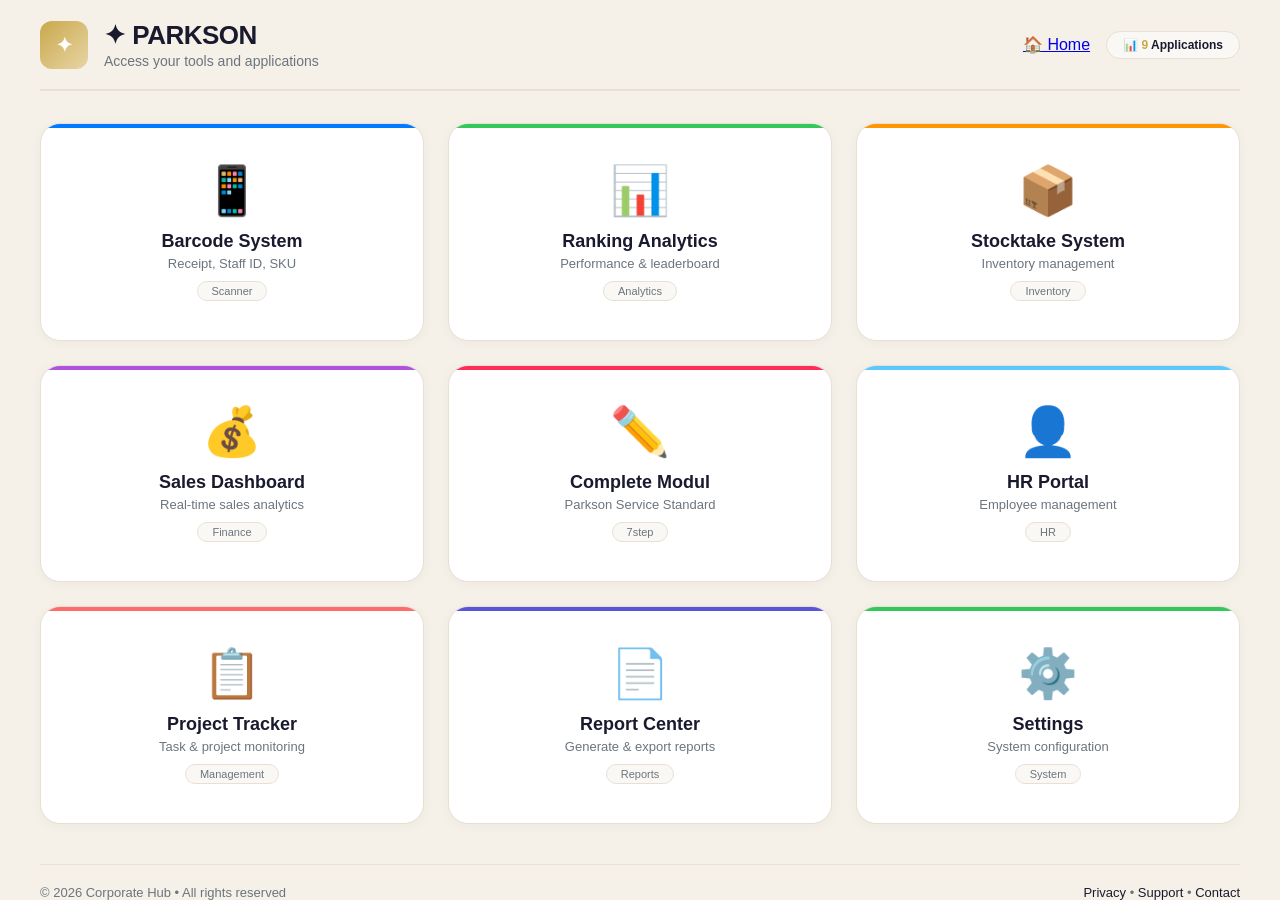
<file: index.html>
<!DOCTYPE html>
<html lang="ms">
<head>
    <meta charset="UTF-8" />
    <meta name="viewport" content="width=device-width, initial-scale=1.0" />
    <title>PARKSON</title>

    <!-- ===== CSS TERPUSAT ===== -->
    <link rel="stylesheet" href="common.css">
    <link rel="stylesheet" href="ui1.css">

    <!-- ===== CSS KHUSUS INDEX (GRID) ===== -->
    <style>
        /* ===== HEADER ===== */
        .dashboard-header {
            max-width: 1200px;
            margin: 0 auto 32px;
            width: 100%;
            display: flex;
            justify-content: space-between;
            align-items: center;
            padding-bottom: 20px;
            border-bottom: 2px solid var(--border-color, #e8ecf0);
        }

        .header-left {
            display: flex;
            align-items: center;
            gap: 16px;
        }

        .logo-icon {
            width: 48px;
            height: 48px;
            background: var(--gradient-gold, linear-gradient(135deg, #C9A84C, #E8D5A5));
            border-radius: 12px;
            display: flex;
            align-items: center;
            justify-content: center;
            color: white;
            font-size: 20px;
            font-weight: 700;
            cursor: pointer;
            transition: transform 0.2s;
            text-decoration: none;
        }

        .logo-icon:hover {
            transform: scale(1.05);
        }

        .header-title h1 {
            font-size: 26px;
            font-weight: 700;
            color: var(--text-primary, #1a1a2e);
            letter-spacing: -0.5px;
        }

        .header-title p {
            font-size: 14px;
            color: var(--text-muted, #6c757d);
            margin-top: 2px;
        }

        .header-right {
            display: flex;
            align-items: center;
            gap: 16px;
        }

        .header-badge {
            background: var(--bg-input, #faf8f4);
            padding: 6px 16px;
            border-radius: 20px;
            font-size: 12px;
            font-weight: 600;
            color: var(--text-primary, #1a1a2e);
            border: 1px solid var(--border-color, #e8e0d5);
        }

        .header-badge span {
            color: var(--secondary, #C9A84C);
        }

        /* ===== GRID 9 KOTAK ===== */
        .grid-container {
            max-width: 1200px;
            margin: 0 auto;
            width: 100%;
            display: grid;
            grid-template-columns: repeat(3, 1fr);
            gap: 24px;
            flex: 1;
        }

        /* ===== KOTAK (CARD) ===== */
        .grid-item {
            background: var(--bg-card, #ffffff);
            border-radius: 20px;
            padding: 32px 24px;
            box-shadow: 0 2px 12px rgba(0, 0, 0, 0.04);
            border: 1px solid var(--border-color, #e8e0d5);
            cursor: pointer;
            text-decoration: none;
            color: inherit;
            display: flex;
            flex-direction: column;
            align-items: center;
            justify-content: center;
            text-align: center;
            min-height: 200px;
            transition: all 0.3s cubic-bezier(0.25, 0.46, 0.45, 0.94);
            position: relative;
            overflow: hidden;
        }

        .grid-item:hover {
            transform: scale(1.05);
            box-shadow: 0 16px 48px rgba(0, 0, 0, 0.10);
            border-color: var(--secondary, #C9A84C);
            z-index: 10;
        }

        .grid-item::before {
            content: '';
            position: absolute;
            top: 0;
            left: 0;
            right: 0;
            height: 4px;
            border-radius: 20px 20px 0 0;
            transition: height 0.3s;
        }

        .grid-item:hover::before {
            height: 6px;
        }

        /* ===== WARNA BERBEZA UNTUK SETIAP KOTAK ===== */
        .grid-item:nth-child(1)::before { background: #007aff; }
        .grid-item:nth-child(2)::before { background: #34c759; }
        .grid-item:nth-child(3)::before { background: #ff9500; }
        .grid-item:nth-child(4)::before { background: #af52de; }
        .grid-item:nth-child(5)::before { background: #ff2d55; }
        .grid-item:nth-child(6)::before { background: #5ac8fa; }
        .grid-item:nth-child(7)::before { background: #ff6b6b; }
        .grid-item:nth-child(8)::before { background: #5856d6; }
        .grid-item:nth-child(9)::before { background: #34c759; }

        /* Hover effect untuk setiap warna */
        .grid-item:nth-child(1):hover { border-color: #007aff; }
        .grid-item:nth-child(2):hover { border-color: #34c759; }
        .grid-item:nth-child(3):hover { border-color: #ff9500; }
        .grid-item:nth-child(4):hover { border-color: #af52de; }
        .grid-item:nth-child(5):hover { border-color: #ff2d55; }
        .grid-item:nth-child(6):hover { border-color: #5ac8fa; }
        .grid-item:nth-child(7):hover { border-color: #ff6b6b; }
        .grid-item:nth-child(8):hover { border-color: #5856d6; }
        .grid-item:nth-child(9):hover { border-color: #34c759; }

        .grid-icon {
            font-size: 48px;
            margin-bottom: 12px;
            transition: transform 0.3s;
        }

        .grid-item:hover .grid-icon {
            transform: scale(1.1) rotate(-4deg);
        }

        .grid-item h3 {
            font-size: 18px;
            font-weight: 600;
            color: var(--text-primary, #1a1a2e);
            margin-bottom: 4px;
        }

        .grid-item p {
            font-size: 13px;
            color: var(--text-muted, #6c757d);
            margin: 0;
        }

        .grid-item .badge {
            display: inline-block;
            margin-top: 10px;
            padding: 3px 14px;
            background: var(--bg-input, #faf8f4);
            border-radius: 12px;
            font-size: 11px;
            font-weight: 500;
            color: var(--text-muted, #6c757d);
            border: 1px solid var(--border-color, #e8e0d5);
            transition: all 0.3s;
        }

        .grid-item:hover .badge {
            background: var(--gradient-gold, linear-gradient(135deg, #C9A84C, #E8D5A5));
            color: #1a1a2e;
            border-color: var(--secondary, #C9A84C);
        }

        .grid-arrow {
            position: absolute;
            bottom: 16px;
            right: 20px;
            font-size: 18px;
            color: var(--border-color, #d0d4d8);
            transition: all 0.3s;
            opacity: 0;
            transform: translateX(-8px);
        }

        .grid-item:hover .grid-arrow {
            opacity: 1;
            transform: translateX(0);
            color: var(--secondary, #C9A84C);
        }

        /* ===== FOOTER ===== */
        .dashboard-footer {
            max-width: 1200px;
            margin: 40px auto 0;
            width: 100%;
            padding-top: 20px;
            border-top: 1px solid var(--border-color, #e8ecf0);
            display: flex;
            justify-content: space-between;
            font-size: 13px;
            color: var(--text-muted, #6c757d);
        }

        .dashboard-footer a {
            color: var(--text-primary, #1a1a2e);
            text-decoration: none;
            font-weight: 500;
        }

        .dashboard-footer a:hover {
            text-decoration: underline;
            color: var(--secondary, #C9A84C);
        }

        /* ===== RESPONSIVE ===== */
        @media (max-width: 1024px) {
            .grid-container {
                gap: 18px;
            }
            .grid-item {
                min-height: 170px;
                padding: 24px 18px;
            }
            .grid-icon {
                font-size: 40px;
            }
        }

        @media (max-width: 768px) {
            body {
                padding: 20px 16px;
            }

            .dashboard-header {
                flex-direction: column;
                align-items: flex-start;
                gap: 12px;
                padding-bottom: 16px;
            }

            .header-right {
                width: 100%;
                justify-content: flex-start;
                flex-wrap: wrap;
            }

            .grid-container {
                grid-template-columns: repeat(2, 1fr);
                gap: 14px;
            }

            .grid-item {
                min-height: 150px;
                padding: 20px 14px;
            }

            .grid-icon {
                font-size: 34px;
            }
            .grid-item h3 {
                font-size: 15px;
            }
            .grid-item p {
                font-size: 12px;
            }

            .dashboard-footer {
                flex-direction: column;
                gap: 6px;
                text-align: center;
            }
        }

        @media (max-width: 480px) {
            .grid-container {
                grid-template-columns: 1fr 1fr;
                gap: 12px;
            }
            .grid-item {
                min-height: 130px;
                padding: 16px 12px;
            }
            .grid-icon {
                font-size: 28px;
                margin-bottom: 6px;
            }
            .grid-item h3 {
                font-size: 13px;
            }
            .grid-item p {
                font-size: 11px;
            }
            .grid-item .badge {
                font-size: 9px;
                padding: 2px 10px;
                margin-top: 6px;
            }
            .grid-arrow {
                display: none;
            }
            .header-title h1 {
                font-size: 20px;
            }
        }
    </style>
</head>
<body>

    <!-- ===== HEADER ===== -->
    <header class="dashboard-header">
        <div class="header-left">
            <a href="https://parkson127.github.io/all/" class="logo-icon">✦</a>
            <div class="header-title">
                <h1>✦ PARKSON</h1>
                <p>Access your tools and applications</p>
            </div>
        </div>
        <div class="header-right">
            <a href="https://parkson127.github.io/all/" class="home-btn">
                🏠 Home
            </a>
            <span class="header-badge">📊 <span id="appCount">9</span> Applications</span>
        </div>
    </header>

    <!-- ===== GRID 9 KOTAK ===== -->
    <div class="grid-container">

        <!-- 1. BARCODE -->
        <a href="https://parkson127.github.io/all/barcode.html" class="grid-item">
            <span class="grid-icon">📱</span>
            <h3>Barcode System</h3>
            <p>Receipt, Staff ID, SKU</p>
            <span class="badge">Scanner</span>
            <span class="grid-arrow">→</span>
        </a>

        <!-- 2. RANKING -->
        <a href="https://parkson127.github.io/all/ranking.html" class="grid-item">
            <span class="grid-icon">📊</span>
            <h3>Ranking Analytics</h3>
            <p>Performance &amp; leaderboard</p>
            <span class="badge">Analytics</span>
            <span class="grid-arrow">→</span>
        </a>

        <!-- 3. STOCKTAKE -->
        <a href="https://parkson127.github.io/all/stocktake.html" class="grid-item">
            <span class="grid-icon">📦</span>
            <h3>Stocktake System</h3>
            <p>Inventory management</p>
            <span class="badge">Inventory</span>
            <span class="grid-arrow">→</span>
        </a>

        <!-- 4. SALES DASHBOARD -->
        <a href="https://parkson127.github.io/all/sales.html" class="grid-item">
            <span class="grid-icon">💰</span>
            <h3>Sales Dashboard</h3>
            <p>Real-time sales analytics</p>
            <span class="badge">Finance</span>
            <span class="grid-arrow">→</span>
        </a>

        <!-- 5. 7 Step -->
        <a href="https://parkson127.github.io/all/7step.html" class="grid-item">
            <span class="grid-icon">✏️</span>
            <h3>Complete Modul</h3>
            <p>Parkson Service Standard</p>
            <span class="badge">7step</span>
            <span class="grid-arrow">→</span>
        </a>

        <!-- 6. HR PORTAL -->
        <a href="https://parkson127.github.io/all/hr.html" class="grid-item">
            <span class="grid-icon">👤</span>
            <h3>HR Portal</h3>
            <p>Employee management</p>
            <span class="badge">HR</span>
            <span class="grid-arrow">→</span>
        </a>

        <!-- 7. PROJECT TRACKER -->
        <a href="https://parkson127.github.io/all/projects.html" class="grid-item">
            <span class="grid-icon">📋</span>
            <h3>Project Tracker</h3>
            <p>Task &amp; project monitoring</p>
            <span class="badge">Management</span>
            <span class="grid-arrow">→</span>
        </a>

        <!-- 8. REPORT CENTER -->
        <a href="https://parkson127.github.io/all/reports.html" class="grid-item">
            <span class="grid-icon">📄</span>
            <h3>Report Center</h3>
            <p>Generate &amp; export reports</p>
            <span class="badge">Reports</span>
            <span class="grid-arrow">→</span>
        </a>

        <!-- 9. SETTINGS -->
        <a href="https://parkson127.github.io/all/settings.html" class="grid-item">
            <span class="grid-icon">⚙️</span>
            <h3>Settings</h3>
            <p>System configuration</p>
            <span class="badge">System</span>
            <span class="grid-arrow">→</span>
        </a>

    </div>

    <!-- ===== FOOTER ===== -->
    <footer class="dashboard-footer">
        <span>© 2026 Corporate Hub • All rights reserved</span>
        <span>
            <a href="#">Privacy</a> •
            <a href="#">Support</a> •
            <a href="#">Contact</a>
        </span>
    </footer>

</body>
</html>
</file>
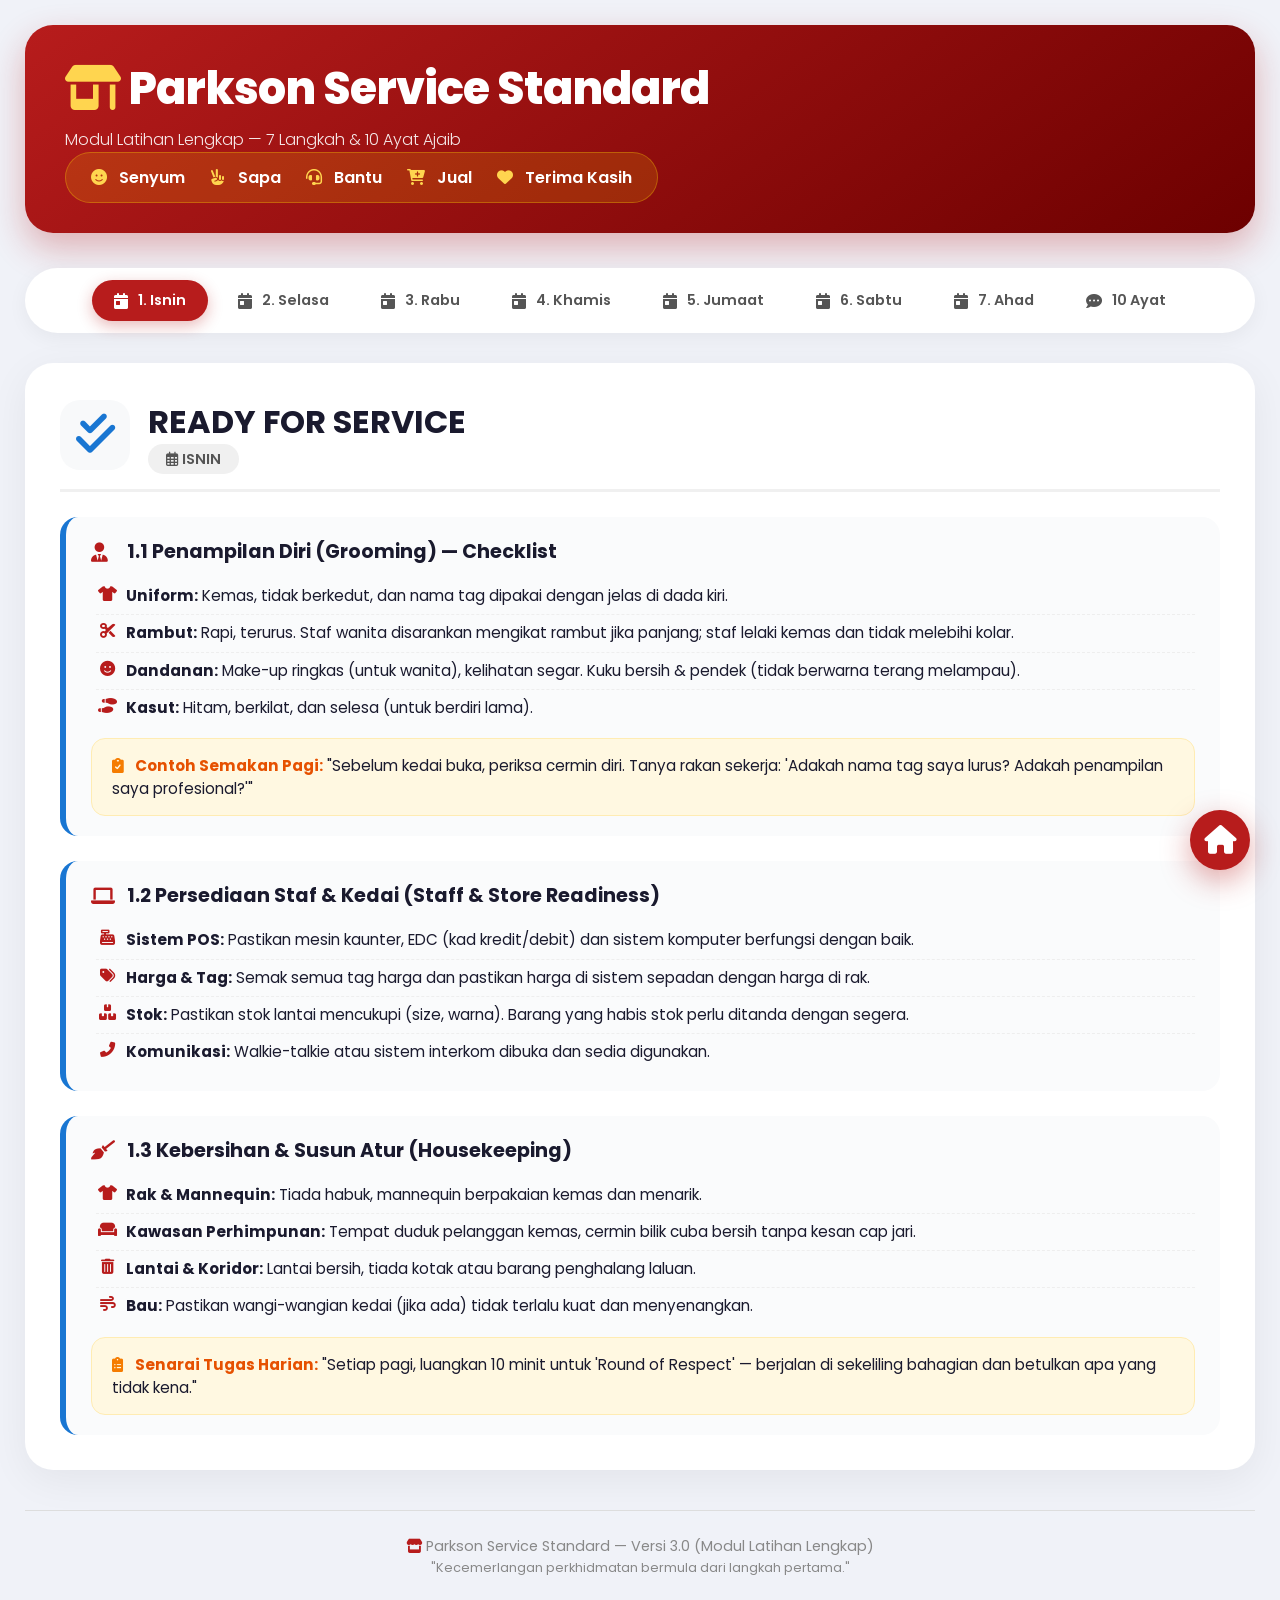
<file: 7step.html>
<!DOCTYPE html>
<html lang="ms">
<head>
    <meta charset="UTF-8">
    <meta name="viewport" content="width=device-width, initial-scale=1.0">
    <title>📘 Parkson - Modul Latihan Perkhidmatan (Lengkap)</title>
    <!-- Font Awesome 6 -->
    <link rel="stylesheet" href="https://cdnjs.cloudflare.com/ajax/libs/font-awesome/6.0.0-beta3/css/all.min.css">
    <!-- Google Font: Poppins -->
    <link href="https://fonts.googleapis.com/css2?family=Poppins:wght@300;400;600;700;800&display=swap" rel="stylesheet">
    <style>
        * {
            margin: 0;
            padding: 0;
            box-sizing: border-box;
        }

        body {
            font-family: 'Poppins', sans-serif;
            background: #f0f2f8;
            color: #1a1a2e;
            padding: 25px;
        }

        .container {
            max-width: 1300px;
            margin: 0 auto;
        }

        /* ===== HEADER ===== */
        .hero {
            background: linear-gradient(145deg, #b71c1c 0%, #6d0000 100%);
            border-radius: 28px;
            padding: 30px 40px;
            margin-bottom: 35px;
            color: white;
            box-shadow: 0 15px 35px rgba(183, 28, 28, 0.3);
            display: flex;
            flex-wrap: wrap;
            justify-content: space-between;
            align-items: center;
        }

        .hero-left h1 {
            font-size: 2.8rem;
            font-weight: 800;
            letter-spacing: -1px;
        }
        .hero-left h1 i { color: #ffd54f; }
        .hero-left p { opacity: 0.9; font-weight: 300; margin-top: 5px; }

        .hero-right {
            background: rgba(255, 215, 0, 0.15);
            padding: 12px 25px;
            border-radius: 60px;
            border: 1px solid rgba(255, 215, 0, 0.3);
            font-weight: 600;
            display: flex;
            gap: 25px;
            flex-wrap: wrap;
        }
        .hero-right span i { color: #ffd54f; margin-right: 8px; }

        /* ===== TAB NAVIGATION ===== */
        .tab-nav {
            display: flex;
            flex-wrap: wrap;
            gap: 8px;
            margin-bottom: 30px;
            background: white;
            padding: 12px 20px;
            border-radius: 60px;
            box-shadow: 0 5px 20px rgba(0,0,0,0.05);
            justify-content: center;
        }

        .tab-btn {
            padding: 10px 22px;
            border: none;
            border-radius: 40px;
            background: transparent;
            font-family: 'Poppins', sans-serif;
            font-weight: 600;
            font-size: 0.9rem;
            color: #555;
            cursor: pointer;
            transition: all 0.3s ease;
            display: flex;
            align-items: center;
            gap: 10px;
        }

        .tab-btn i { font-size: 1rem; }
        .tab-btn:hover { background: #f5f5f5; color: #b71c1c; }
        .tab-btn.active {
            background: #b71c1c;
            color: white;
            box-shadow: 0 5px 15px rgba(183, 28, 28, 0.3);
        }

        /* ===== TAB CONTENT (PAGES) ===== */
        .tab-pages {
            background: white;
            border-radius: 28px;
            padding: 35px 35px;
            box-shadow: 0 10px 40px rgba(0,0,0,0.06);
            min-height: 500px;
            display: none;
            animation: fadePage 0.4s ease;
        }

        .tab-pages.active-page { display: block; }

        @keyframes fadePage {
            0% { opacity: 0; transform: translateY(15px); }
            100% { opacity: 1; transform: translateY(0); }
        }

        .page-header {
            display: flex;
            align-items: center;
            gap: 18px;
            border-bottom: 3px solid #f0f0f0;
            padding-bottom: 18px;
            margin-bottom: 25px;
        }

        .page-header .big-icon {
            font-size: 2.8rem;
            width: 70px;
            height: 70px;
            background: #f8f9fa;
            border-radius: 20px;
            display: flex;
            align-items: center;
            justify-content: center;
            color: #b71c1c;
        }

        .page-header h2 { font-size: 2rem; font-weight: 700; }
        .page-header .day-tag {
            background: #f0f0f0;
            padding: 5px 18px;
            border-radius: 40px;
            font-weight: 600;
            font-size: 0.9rem;
            color: #555;
        }

        .page-body {
            display: flex;
            flex-direction: column;
            gap: 25px;
        }

        /* ===== CARD DALAM PAGE ===== */
        .detail-card {
            background: #fafbfc;
            border-radius: 18px;
            padding: 20px 25px;
            border-left: 6px solid #b71c1c;
            transition: 0.2s;
        }

        .detail-card h3 {
            font-size: 1.2rem;
            margin-bottom: 12px;
            display: flex;
            align-items: center;
            gap: 12px;
        }
        .detail-card h3 i { color: #b71c1c; width: 24px; }

        .detail-card ul, .detail-card .grid-2 {
            padding-left: 5px;
            list-style: none;
        }

        .detail-card li {
            padding: 6px 0 6px 30px;
            position: relative;
            line-height: 1.6;
            font-size: 0.95rem;
            border-bottom: 1px dashed #eee;
        }
        .detail-card li:last-child { border-bottom: 0; }
        .detail-card li i {
            position: absolute;
            left: 0;
            top: 8px;
            color: #b71c1c;
            width: 22px;
            text-align: center;
        }

        .example-box {
            background: #fff8e1;
            border-radius: 14px;
            padding: 15px 20px;
            margin-top: 12px;
            border: 1px solid #ffecb3;
            font-size: 0.95rem;
        }
        .example-box strong { color: #e65100; }
        .example-box i { color: #f57c00; margin-right: 8px; }

        .grid-2col {
            display: grid;
            grid-template-columns: 1fr 1fr;
            gap: 15px;
            margin-top: 10px;
        }

        .badge-script {
            background: #e3f2fd;
            padding: 4px 14px;
            border-radius: 30px;
            font-size: 0.8rem;
            font-weight: 600;
            color: #0d47a1;
            display: inline-block;
        }

        /* ===== TABLE UNTUK AYAT ===== */
        .sentence-table {
            width: 100%;
            border-collapse: collapse;
            font-size: 0.95rem;
        }
        .sentence-table th {
            background: #1a1a2e;
            color: white;
            padding: 12px 15px;
            text-align: left;
        }
        .sentence-table td {
            padding: 14px 15px;
            border-bottom: 1px solid #f0f0f0;
            vertical-align: top;
        }
        .sentence-table tr:hover { background: #f8f9ff; }
        .sentence-table .num {
            font-weight: 800;
            color: #b71c1c;
            width: 50px;
        }

        /* ========================== */
        /* BUTANG HOME FLOATING      */
        /* ========================== */
        .home-btn {
            position: fixed;
            bottom: 30px;
            right: 30px;
            background: #b71c1c;
            color: white;
            width: 60px;
            height: 60px;
            border-radius: 50%;
            display: flex;
            align-items: center;
            justify-content: center;
            font-size: 1.8rem;
            box-shadow: 0 10px 30px rgba(183, 28, 28, 0.4);
            text-decoration: none;
            z-index: 999;
            transition: all 0.3s ease;
            border: none;
            cursor: pointer;
        }

        .home-btn:hover {
            background: #7f0000;
            transform: scale(1.1) translateY(-5px);
            box-shadow: 0 15px 40px rgba(183, 28, 28, 0.6);
            color: #ffd54f;
        }

        .home-btn i {
            margin-right: 0;
        }

        /* Tooltip label kecil */
        .home-btn .tooltip {
            position: absolute;
            right: 70px;
            background: #1a1a2e;
            color: white;
            padding: 6px 16px;
            border-radius: 30px;
            font-size: 0.85rem;
            font-weight: 600;
            white-space: nowrap;
            opacity: 0;
            pointer-events: none;
            transition: all 0.3s ease;
        }

        .home-btn:hover .tooltip {
            opacity: 1;
            right: 80px;
        }

        /* ===== RESPONSIVE ===== */
        @media (max-width: 768px) {
            .hero { flex-direction: column; align-items: start; gap: 15px; }
            .hero-left h1 { font-size: 2rem; }
            .tab-nav { border-radius: 30px; gap: 5px; }
            .tab-btn { padding: 8px 14px; font-size: 0.8rem; }
            .tab-pages { padding: 20px 15px; }
            .page-header h2 { font-size: 1.5rem; }
            .grid-2col { grid-template-columns: 1fr; }
            .sentence-table { font-size: 0.85rem; }
            .sentence-table th, .sentence-table td { padding: 10px 8px; }
            .home-btn {
                width: 50px;
                height: 50px;
                font-size: 1.4rem;
                bottom: 20px;
                right: 20px;
            }
            .home-btn .tooltip { display: none; }
        }

        @media print {
            .tab-btn { display: none; }
            .tab-pages { display: block !important; page-break-after: always; }
            .hero { background: #b71c1c !important; -webkit-print-color-adjust: exact; }
            .home-btn { display: none; }
        }
    </style>
</head>
<body>

<div class="container">

    <!-- ===== HEADER ===== -->
    <div class="hero">
        <div class="hero-left">
            <h1><i class="fas fa-store-alt"></i> Parkson Service Standard </h1>
            <p>Modul Latihan Lengkap — 7 Langkah & 10 Ayat Ajaib</p>
        </div>
        <div class="hero-right">
            <span><i class="fas fa-smile"></i> Senyum</span>
            <span><i class="fas fa-hand-peace"></i> Sapa</span>
            <span><i class="fas fa-headset"></i> Bantu</span>
            <span><i class="fas fa-cart-plus"></i> Jual</span>
            <span><i class="fas fa-heart"></i> Terima Kasih</span>
        </div>
    </div>

    <!-- ===== TAB NAVIGATION ===== -->
    <div class="tab-nav" id="tabNav">
        <button class="tab-btn active" data-tab="tab1"><i class="fas fa-calendar-day"></i> 1. Isnin</button>
        <button class="tab-btn" data-tab="tab2"><i class="fas fa-calendar-day"></i> 2. Selasa</button>
        <button class="tab-btn" data-tab="tab3"><i class="fas fa-calendar-day"></i> 3. Rabu</button>
        <button class="tab-btn" data-tab="tab4"><i class="fas fa-calendar-day"></i> 4. Khamis</button>
        <button class="tab-btn" data-tab="tab5"><i class="fas fa-calendar-day"></i> 5. Jumaat</button>
        <button class="tab-btn" data-tab="tab6"><i class="fas fa-calendar-day"></i> 6. Sabtu</button>
        <button class="tab-btn" data-tab="tab7"><i class="fas fa-calendar-day"></i> 7. Ahad</button>
        <button class="tab-btn" data-tab="tab8"><i class="fas fa-comment-dots"></i> 10 Ayat</button>
    </div>

    <!-- ========================================================== -->
    <!-- TAB 1: ISNIN -->
    <!-- ========================================================== -->
    <div class="tab-pages active-page" id="tab1">
        <div class="page-header">
            <div class="big-icon" style="color:#1976d2;"><i class="fas fa-check-double"></i></div>
            <div>
                <h2>READY FOR SERVICE</h2>
                <span class="day-tag"><i class="far fa-calendar-alt"></i> ISNIN</span>
            </div>
        </div>
        <div class="page-body">

            <div class="detail-card" style="border-left-color:#1976d2;">
                <h3><i class="fas fa-user-tie"></i> 1.1 Penampilan Diri (Grooming) — Checklist</h3>
                <ul>
                    <li><i class="fas fa-tshirt"></i> <strong>Uniform:</strong> Kemas, tidak berkedut, dan nama tag dipakai dengan jelas di dada kiri.</li>
                    <li><i class="fas fa-cut"></i> <strong>Rambut:</strong> Rapi, terurus. Staf wanita disarankan mengikat rambut jika panjang; staf lelaki kemas dan tidak melebihi kolar.</li>
                    <li><i class="fas fa-smile"></i> <strong>Dandanan:</strong> Make-up ringkas (untuk wanita), kelihatan segar. Kuku bersih & pendek (tidak berwarna terang melampau).</li>
                    <li><i class="fas fa-shoe-prints"></i> <strong>Kasut:</strong> Hitam, berkilat, dan selesa (untuk berdiri lama).</li>
                </ul>
                <div class="example-box">
                    <i class="fas fa-clipboard-check"></i> <strong>Contoh Semakan Pagi:</strong> "Sebelum kedai buka, periksa cermin diri. Tanya rakan sekerja: 'Adakah nama tag saya lurus? Adakah penampilan saya profesional?'"
                </div>
            </div>

            <div class="detail-card" style="border-left-color:#1976d2;">
                <h3><i class="fas fa-laptop"></i> 1.2 Persediaan Staf & Kedai (Staff & Store Readiness)</h3>
                <ul>
                    <li><i class="fas fa-cash-register"></i> <strong>Sistem POS:</strong> Pastikan mesin kaunter, EDC (kad kredit/debit) dan sistem komputer berfungsi dengan baik.</li>
                    <li><i class="fas fa-tags"></i> <strong>Harga & Tag:</strong> Semak semua tag harga dan pastikan harga di sistem sepadan dengan harga di rak.</li>
                    <li><i class="fas fa-boxes"></i> <strong>Stok:</strong> Pastikan stok lantai mencukupi (size, warna). Barang yang habis stok perlu ditanda dengan segera.</li>
                    <li><i class="fas fa-phone-alt"></i> <strong>Komunikasi:</strong> Walkie-talkie atau sistem interkom dibuka dan sedia digunakan.</li>
                </ul>
            </div>

            <div class="detail-card" style="border-left-color:#1976d2;">
                <h3><i class="fas fa-broom"></i> 1.3 Kebersihan & Susun Atur (Housekeeping)</h3>
                <ul>
                    <li><i class="fas fa-tshirt"></i> <strong>Rak & Mannequin:</strong> Tiada habuk, mannequin berpakaian kemas dan menarik.</li>
                    <li><i class="fas fa-couch"></i> <strong>Kawasan Perhimpunan:</strong> Tempat duduk pelanggan kemas, cermin bilik cuba bersih tanpa kesan cap jari.</li>
                    <li><i class="fas fa-trash-alt"></i> <strong>Lantai & Koridor:</strong> Lantai bersih, tiada kotak atau barang penghalang laluan.</li>
                    <li><i class="fas fa-wind"></i> <strong>Bau:</strong> Pastikan wangi-wangian kedai (jika ada) tidak terlalu kuat dan menyenangkan.</li>
                </ul>
                <div class="example-box">
                    <i class="fas fa-clipboard-list"></i> <strong>Senarai Tugas Harian:</strong> "Setiap pagi, luangkan 10 minit untuk 'Round of Respect' — berjalan di sekeliling bahagian dan betulkan apa yang tidak kena."
                </div>
            </div>

        </div>
    </div>

    <!-- ========================================================== -->
    <!-- TAB 2: SELASA -->
    <!-- ========================================================== -->
    <div class="tab-pages" id="tab2">
        <div class="page-header">
            <div class="big-icon" style="color:#00897b;"><i class="fas fa-handshake"></i></div>
            <div>
                <h2>ACKNOWLEDGE & GREET</h2>
                <span class="day-tag"><i class="far fa-calendar-alt"></i> SELASA</span>
            </div>
        </div>
        <div class="page-body">

            <div class="detail-card" style="border-left-color:#00897b;">
                <h3><i class="fas fa-eye"></i> 2.1 Prinsip E.S.G (Wajib!)</h3>
                <div class="grid-2col">
                    <div style="background:#e0f2f1; border-radius:12px; padding:15px;">
                        <h4 style="color:#00695c;"><i class="fas fa-eye"></i> E = Eye Contact</h4>
                        <p style="font-size:0.9rem;">Hubungan mata selama <strong>3-5 saat</strong> semasa menyapa. Ini menunjukkan keyakinan dan tumpuan kepada pelanggan.</p>
                    </div>
                    <div style="background:#fff8e1; border-radius:12px; padding:15px;">
                        <h4 style="color:#e65100;"><i class="fas fa-smile"></i> S = Smile</h4>
                        <p style="font-size:0.9rem;">Senyuman yang tulus (menampakkan gigi). Senyuman memecah kebekuan dan membuat pelanggan selesa.</p>
                    </div>
                    <div style="background:#e8f5e9; border-radius:12px; padding:15px;">
                        <h4 style="color:#1b5e20;"><i class="fas fa-hand-peace"></i> G = Greet</h4>
                        <p style="font-size:0.9rem;">Sapa dengan <strong>intonasi yang ceria</strong>. Suara perlu jelas dan mesra, tidak terlalu kuat atau perlahan.</p>
                    </div>
                </div>
                <div class="example-box">
                    <i class="fas fa-comment-dots"></i> <strong>Skrip:</strong> "Good morning Sir/Ms.! <i class="fas fa-smile"></i> How may I help you today?" (Sambil senyum dan pandang mata).
                </div>
            </div>

            <div class="detail-card" style="border-left-color:#00897b;">
                <h3><i class="fas fa-users-cog"></i> 2.2 Pengurusan Barisan (Queue Management) — Tindakan Segera</h3>
                <ul>
                    <li><i class="fas fa-user"></i> <strong>1 – 3 pelanggan:</strong> Tiada tindakan. Fokus pada perkhidmatan semasa.</li>
                    <li><i class="fas fa-user-friends"></i> <strong>4 – 5 pelanggan:</strong> <span class="badge-script">SOP</span> Maklumkan Penyelia: "Encik, kaunter ke-4 semakin panjang. Boleh minta bantuan buka kaunter baru?"</li>
                    <li><i class="fas fa-users"></i> <strong>6 – 8 pelanggan:</strong> <span class="badge-script">Segera</span> Buka kaunter tambahan. Jika perlu, panggil 'Packer' untuk bantu membungkus barang dan mempercepatkan urusan.</li>
                </ul>
                <div class="example-box">
                    <i class="fas fa-arrow-right"></i> <strong>Contoh Situasi:</strong> "Jika nampak 5 orang beratur, ucap: 'Maaf atas penantian. Saya akan buka kaunter baru dalam masa 1 minit.' Pelanggan akan rasa dihargai."
                </div>
            </div>

            <div class="detail-card" style="border-left-color:#00897b;">
                <h3><i class="fas fa-heart"></i> 2.3 Ucap Terima Kasih Dengan Tulus</h3>
                <ul>
                    <li><i class="fas fa-arrow-right"></i> Selepas selesai urusan, sentiasa ucap: <strong>"Thank you, please come again"</strong>.</li>
                    <li><i class="fas fa-arrow-right"></i> Jika pelanggan membuat pembelian besar, tambah: "Terima kasih atas kepercayaan anda. Selamat menikmati hari!"</li>
                </ul>
            </div>

        </div>
    </div>

    <!-- ========================================================== -->
    <!-- TAB 3: RABU -->
    <!-- ========================================================== -->
    <div class="tab-pages" id="tab3">
        <div class="page-header">
            <div class="big-icon" style="color:#7b1fa2;"><i class="fas fa-search"></i></div>
            <div>
                <h2>IDENTIFY NEEDS</h2>
                <span class="day-tag"><i class="far fa-calendar-alt"></i> RABU</span>
            </div>
        </div>
        <div class="page-body">

            <div class="detail-card" style="border-left-color:#7b1fa2;">
                <h3><i class="fas fa-question-circle"></i> 3.1 Teknik 5W1H — Soalan Untuk Mencungkil Keperluan</h3>
                <ul>
                    <li><i class="fas fa-user"></i> <strong>Who (Siapa):</strong> "Siapa yang akan guna ini?" (Contoh: hadiah untuk ibu, baju untuk teman lelaki).</li>
                    <li><i class="fas fa-tshirt"></i> <strong>What (Apa):</strong> "Apa jenis/bahan yang anda cari? Formal atau kasual?"</li>
                    <li><i class="fas fa-clock"></i> <strong>When (Bila):</strong> "Bila anda perlu guna ini? (Contoh: majlis malam ini, percutian minggu depan)."</li>
                    <li><i class="fas fa-map-pin"></i> <strong>Where (Di mana):</strong> "Di mana anda akan guna ini? (Pejabat, pantai, luar negara)."</li>
                    <li><i class="fas fa-question"></i> <strong>Why (Kenapa):</strong> "Kenapa anda pilih warna/saiz ini?" (Untuk faham motivasi).</li>
                    <li><i class="fas fa-tools"></i> <strong>How (Bagaimana):</strong> "Bagaimana anda akan padankan dengan barang sedia ada?"</li>
                </ul>
                <div class="example-box">
                    <i class="fas fa-bullseye"></i> <strong>Contoh Praktikal:</strong> "Pelanggan cari beg tangan. Tanya: 'Who are you purchasing for today?' Jika dia kata 'Untuk isteri', kita tanya: 'What color does she usually wear?' — Terus Zero Down ke pilihan!"
                </div>
            </div>

            <div class="detail-card" style="border-left-color:#7b1fa2;">
                <h3><i class="fas fa-crosshairs"></i> 3.2 Teknik "Zero Down" — Pilih Yang Paling Sesuai</h3>
                <ul>
                    <li><i class="fas fa-arrow-right"></i> Daripada banyak pilihan, <strong>tapis</strong> ke 2-3 pilihan terbaik sahaja. Jangan bagi terlalu banyak pilihan (akan kelirukan).</li>
                    <li><i class="fas fa-arrow-right"></i> Contoh: "Daripada 20 jenis jam tangan, saya rasa 3 ini paling sesuai dengan gaya formal anda. Mana satu menarik minat?"</li>
                </ul>
            </div>

            <div class="detail-card" style="border-left-color:#7b1fa2;">
                <h3><i class="fas fa-user-check"></i> 3.3 Jika Pelanggan Hanya Melihat-Lihat (Just Browsing)</h3>
                <ul>
                    <li><i class="fas fa-arrow-right"></i> Jangan paksa. Beri ruang.</li>
                    <li><i class="fas fa-arrow-right"></i> <strong>Skrip:</strong> "I'm Nabila. I will be here if you need me." (Sambil senyum dan undur sedikit).</li>
                    <li><i class="fas fa-arrow-right"></i> Tambah: "Saya akan berada di kaunter ini. Jika ada apa-apa yang anda perlukan, hanya panggil saya."</li>
                </ul>
                <div class="example-box">
                    <i class="fas fa-lightbulb"></i> <strong>Tip:</strong> Pelanggan yang 'tengok-tengok' selalunya akan membeli jika kita tidak mendesak. Mereka perlukan masa.
                </div>
            </div>

        </div>
    </div>

    <!-- ========================================================== -->
    <!-- TAB 4: KHAMIS -->
    <!-- ========================================================== -->
    <div class="tab-pages" id="tab4">
        <div class="page-header">
            <div class="big-icon" style="color:#f57c00;"><i class="fas fa-brain"></i></div>
            <div>
                <h2>ADVISE SOLUTION</h2>
                <span class="day-tag"><i class="far fa-calendar-alt"></i> KHAMIS</span>
            </div>
        </div>
        <div class="page-body">

            <div class="detail-card" style="border-left-color:#f57c00;">
                <h3><i class="fas fa-ear-listen"></i> 4.1 Kemahiran Mendengar Aktif</h3>
                <ul>
                    <li><i class="fas fa-check-circle"></i> <strong>Isyarat Badan:</strong> Anggukkan kepala, condong ke hadapan, dan jangan bersilang tangan.</li>
                    <li><i class="fas fa-comment"></i> <strong>Respons Lisan:</strong> Gunakan frasa seperti "Yes", "I see", "I understand", "Betul tu".</li>
                    <li><i class="fas fa-arrow-right"></i> Ulang balik keperluan pelanggan untuk pengesahan: "Jadi anda cari kasut yang ringan dan tahan lasak, betul?"</li>
                </ul>
            </div>

            <div class="detail-card" style="border-left-color:#f57c00;">
                <h3><i class="fas fa-chalkboard-user"></i> 4.2 Demonstrasi & Menonjolkan Manfaat (BENEFITS)</h3>
                <ul>
                    <li><i class="fas fa-arrow-right"></i> <strong>Jangan sekadar baca spec.</strong> Tunjukkan bagaimana produk itu memudahkan hidup pelanggan.</li>
                    <li><i class="fas fa-arrow-right"></i> Contoh: "Krim ini bukan saja melembapkan (ciri), tetapi ia akan memastikan kulit anda kekal anjal dan berseri sepanjang hari di pejabat berhawa dingin (manfaat)."</li>
                    <li><i class="fas fa-arrow-right"></i> Biarkan pelanggang <strong>sentuh/rasa</strong> sendiri (untuk fabrik, tekstur, berat).</li>
                </ul>
                <div class="example-box">
                    <i class="fas fa-tag"></i> <strong>Pengetahuan Produk Wajib:</strong> Cara guna, Negara asal, Cara penjagaan (cucian), Jenis fabrik, Harga, dan Kualiti.
                </div>
            </div>

            <div class="detail-card" style="border-left-color:#f57c00;">
                <h3><i class="fas fa-handshake"></i> 4.3 Menangani Bantahan (Objection Handling)</h3>
                <ul>
                    <li><i class="fas fa-dollar-sign"></i> <strong>"Terlalu mahal."</strong> — "Saya faham. Namun, bahan ini tahan lasak dan tahan 5 tahun, berbanding yang murah perlu tukar setiap tahun."</li>
                    <li><i class="fas fa-palette"></i> <strong>"Warna tak sesuai."</strong> — "Kami ada warna lain. Saya tunjukkan warna maroon yang lebih gelap, mungkin itu lebih sesuai dengan tone kulit anda."</li>
                    <li><i class="fas fa-ruler"></i> <strong>"Saiz tak ada."</strong> — "Saya boleh semak stok di gudang atau cawangan lain. Saya akan call supervisor untuk bantu."</li>
                </ul>
                <div class="example-box">
                    <i class="fas fa-robot"></i> <strong>Formula Ajaib:</strong> Empati (Saya faham) + Sebab (Kerana...) + Tawaran Penyelesaian (Saya cadangkan...).
                </div>
            </div>

        </div>
    </div>

    <!-- ========================================================== -->
    <!-- TAB 5: JUMAAT -->
    <!-- ========================================================== -->
    <div class="tab-pages" id="tab5">
        <div class="page-header">
            <div class="big-icon" style="color:#d81b60;"><i class="fas fa-plus-circle"></i></div>
            <div>
                <h2>PLUS SELLING</h2>
                <span class="day-tag"><i class="far fa-calendar-alt"></i> JUMAAT</span>
            </div>
        </div>
        <div class="page-body">

            <div class="detail-card" style="border-left-color:#d81b60;">
                <h3><i class="fas fa-link"></i> 5.1 Teknik Jualan Tambahan (Cross-Sell & Up-Sell)</h3>
                <ul>
                    <li><i class="fas fa-arrow-right"></i> <strong>Cross-Sell:</strong> Tawarkan barang pelengkap. "Baju ini sangat cantik. Kami ada tali pinggang kulit yang padan dengan sempurna."</li>
                    <li><i class="fas fa-arrow-right"></i> <strong>Up-Sell:</strong> Tawarkan versi lebih baik. "Kasut ini bagus, tapi versi 'Premium' ini ada teknologi kusyen tambahan untuk keselesaan maksimum."</li>
                </ul>
                <div class="example-box">
                    <i class="fas fa-gift"></i> <strong>Galakkan Dengan Promosi:</strong> "Jika anda beli dua, anda layak untuk baucar RM20!" atau "Dengan pembelian ini, anda dapat Gift with Purchase (GWP) percuma!"
                </div>
            </div>

            <div class="detail-card" style="border-left-color:#d81b60;">
                <h3><i class="fas fa-credit-card"></i> 5.2 Kelebihan Kad Parkson (Daftar PERCUMA!)</h3>
                <ul>
                    <li><i class="fas fa-arrow-right"></i> <strong>Diskaun Eksklusif:</strong> Nikmati diskaun awal untuk ahli.</li>
                    <li><i class="fas fa-arrow-right"></i> <strong>Kumpul Mata (Tier):</strong> Semakin banyak belanja, semakin tinggi tier (Silver, Gold, Platinum). Lebih tinggi tier, lebih banyak keistimewaan.</li>
                    <li><i class="fas fa-arrow-right"></i> <strong>Guna di Luar Negara:</strong> Berlaku di Malaysia, China, Vietnam, Indonesia & Myanmar.</li>
                    <li><i class="fas fa-arrow-right"></i> <strong>Bonuslink:</strong> Dapatkan mata Bonuslink serentak!</li>
                </ul>
                <div class="example-box">
                    <i class="fas fa-gem"></i> <strong>Tier Structure (Contoh):</strong> Silver (0-1000), Gold (1001-5000), Platinum (5001+) — setiap tier ada hari beli-belah istimewa dan baucar hari jadi.
                </div>
            </div>

            <div class="detail-card" style="border-left-color:#d81b60;">
                <h3><i class="fas fa-bullhorn"></i> 5.3 Promosi Lain Yang Boleh Ditawarkan</h3>
                <ul>
                    <li><i class="fas fa-ticket-alt"></i> Baucar Promosi bermusim (Hari Raya, Tahun Baru, Jualan Besar).</li>
                    <li><i class="fas fa-hand-holding-usd"></i> Purchase with Purchase (PWP) — Beli pada harga istimewa untuk barang tertentu.</li>
                    <li><i class="fas fa-calendar-check"></i> Promosi di bahagian lain (cth: Bahagian Kanak-kanak, Peralatan Rumah).</li>
                </ul>
            </div>

        </div>
    </div>

    <!-- ========================================================== -->
    <!-- TAB 6: SABTU -->
    <!-- ========================================================== -->
    <div class="tab-pages" id="tab6">
        <div class="page-header">
            <div class="big-icon" style="color:#2e7d32;"><i class="fas fa-hand-holding-usd"></i></div>
            <div>
                <h2>CLOSE THE SALE</h2>
                <span class="day-tag"><i class="far fa-calendar-alt"></i> SABTU</span>
            </div>
        </div>
        <div class="page-body">

            <div class="detail-card" style="border-left-color:#2e7d32;">
                <h3><i class="fas fa-bullseye"></i> 6.1 Kenal Pasti Isyarat Positif (Buying Signals)</h3>
                <ul>
                    <li><i class="fas fa-arrow-right"></i> <strong>Verbal:</strong> "Berapa harga ni?", "Ada warna lain?", "Boleh tahan lama ke?"</li>
                    <li><i class="fas fa-arrow-right"></i> <strong>Non-Verbal:</strong> Pelanggang memegang produk lama, melihat cermin dengan teliti, atau mengangguk-angguk.</li>
                    <li><i class="fas fa-arrow-right"></i> Jika nampak isyarat ini, <strong>jangan lepaskan</strong> peluang!</li>
                </ul>
                <div class="example-box">
                    <i class="fas fa-check-circle" style="color:#2e7d32;"></i> <strong>Tindakan:</strong> "Nampaknya anda memang sukakannya. Jom saya bawa ke kaunter bayar."
                </div>
            </div>

            <div class="detail-card" style="border-left-color:#2e7d32;">
                <h3><i class="fas fa-check-double"></i> 6.2 Teknik Menutup Jualan (Closing Techniques)</h3>
                <ul>
                    <li><i class="fas fa-arrow-right"></i> <strong>Alternative Choice Close:</strong> "Anda nak yang merah atau biru?" (Anggap dia sudah beli).</li>
                    <li><i class="fas fa-arrow-right"></i> <strong>Summary Close:</strong> "Jadi kita ambil baju ini, tali pinggang, dan kasut. Saya bungkuskan semuanya ya?"</li>
                    <li><i class="fas fa-arrow-right"></i> <strong>Urgency Close:</strong> "Stok untuk saiz ini sangat terhad. Lebih baik kita ambil sekarang."</li>
                </ul>
            </div>

            <div class="detail-card" style="border-left-color:#2e7d32;">
                <h3><i class="fas fa-route"></i> 6.3 Proses Ke Kaunter Bayar</h3>
                <ul>
                    <li><i class="fas fa-arrow-right"></i> <strong>Skrip:</strong> "Please follow me to the cashier counter Sir/Ms."</li>
                    <li><i class="fas fa-arrow-right"></i> Berjalan di <strong>sisi</strong> pelanggan (bukan di depan atau belakang terlalu jauh).</li>
                    <li><i class="fas fa-arrow-right"></i> Jika kaunter sibuk, katakan: "Sila tunggu sebentar, saya akan pastikan kaunter cepat."</li>
                </ul>
            </div>

        </div>
    </div>

    <!-- ========================================================== -->
    <!-- TAB 7: AHAD -->
    <!-- ========================================================== -->
    <div class="tab-pages" id="tab7">
        <div class="page-header">
            <div class="big-icon" style="color:#c62828;"><i class="fas fa-concierge-bell"></i></div>
            <div>
                <h2>POST SALE SERVICE</h2>
                <span class="day-tag"><i class="far fa-calendar-alt"></i> AHAD</span>
            </div>
        </div>
        <div class="page-body">

            <div class="detail-card" style="border-left-color:#c62828;">
                <h3><i class="fas fa-list"></i> 7.1 Senarai Perkhidmatan Selepas Jualan</h3>
                <ul>
                    <li><i class="fas fa-suitcase"></i> <strong>Porter Service:</strong> Bantu bawa barang ke kereta. <span class="badge-script">SOP</span> Tanya: "Encik, perlukan bantuan ke kereta?"</li>
                    <li><i class="fas fa-user-friends"></i> <strong>Escort Service:</strong> Teman pelanggan ke bahagian lain atau pintu keluar.</li>
                    <li><i class="fas fa-cut"></i> <strong>Alteration:</strong> Perkhidmatan ubah suai pakaian (tempoh 3 hari bekerja, caj bergantung pada jenis ubah suai).</li>
                    <li><i class="fas fa-exchange-alt"></i> <strong>Return & Exchange:</strong> Polisi: 14 hari dengan resit asal, barang tidak digunakan dan tag masih ada.</li>
                    <li><i class="fas fa-gift"></i> <strong>Gift Wrapping:</strong> Pembalutan hadiah percuma untuk ahli Kad Parkson (atau caj minima untuk bukan ahli).</li>
                    <li><i class="fas fa-truck"></i> <strong>Delivery Service:</strong> Penghantaran dalam radius 5km (caj mengikut jarak), tempoh 1-2 hari bekerja.</li>
                    <li><i class="fas fa-shield-alt"></i> <strong>Warranty & Guarantee:</strong> Waranti 1 tahun untuk barangan elektronik/aksesori terpilih.</li>
                    <li><i class="fas fa-umbrella"></i> <strong>Umbrella Service:</strong> Pinjaman payung percuma jika hujan (deposit dikembalikan).</li>
                    <li><i class="fas fa-wheelchair"></i> <strong>Wheel Chair:</strong> Kerusi roda disediakan di pintu masuk utama (booking awal disarankan).</li>
                </ul>
            </div>

            <div class="detail-card" style="border-left-color:#c62828;">
                <h3><i class="fas fa-star"></i> 7.2 Cara Menawarkan Perkhidmatan</h3>
                <ul>
                    <li><i class="fas fa-arrow-right"></i> Semasa pembayaran: "Encik, adakah anda ingin kami balutkan hadiah ini secara percuma?"</li>
                    <li><i class="fas fa-arrow-right"></i> Selepas pembayaran: "Jika ada sebarang isu, anda boleh kembali dalam masa 14 hari untuk pertukaran."</li>
                    <li><i class="fas fa-arrow-right"></i> Jika hujan: "Nampaknya hujan di luar. Izinkan saya pinjamkan payung Parkson untuk anda."</li>
                </ul>
                <div class="example-box">
                    <i class="fas fa-heart" style="color:#c62828;"></i> <strong>Kesan:</strong> Perkhidmatan ini mencipta 'WOW Factor' dan membuat pelanggan datang lagi.
                </div>
            </div>

        </div>
    </div>

    <!-- ========================================================== -->
    <!-- TAB 8: 10 AYAT -->
    <!-- ========================================================== -->
    <div class="tab-pages" id="tab8">
        <div class="page-header">
            <div class="big-icon" style="color:#ffd54f; background:#1a1a2e;"><i class="fas fa-comment-dots"></i></div>
            <div>
                <h2>10 Ayat Ajaib Perkhidmatan</h2>
                <span class="day-tag"><i class="fas fa-star"></i> Wajib Hafal & Amalkan</span>
            </div>
        </div>
        <div class="page-body">

            <div class="detail-card" style="border-left-color:#ffd54f; background:#fefefe;">
                <h3><i class="fas fa-book-open"></i> Panduan Penggunaan Mengikut Situasi</h3>
                <table class="sentence-table">
                    <thead>
                        <tr>
                            <th>#</th>
                            <th>Ayat</th>
                            <th>Bila & Cara Guna (Contoh Situasi)</th>
                        </tr>
                    </thead>
                    <tbody>
                        <tr>
                            <td class="num">1</td>
                            <td><strong>Good morning Sir / Madam</strong></td>
                            <td>Sentiasa di awal pertemuan. Jika petang, ganti "Good afternoon". <br> <i class="fas fa-arrow-right" style="color:#b71c1c;"></i> <em>Contoh: "Good morning Sir! Selamat datang ke Parkson."</em></td>
                        </tr>
                        <tr>
                            <td class="num">2</td>
                            <td><strong>How may I help you?</strong></td>
                            <td>Soalan pembuka untuk tahu keperluan. Gunakan nada mesra. <br> <i class="fas fa-arrow-right" style="color:#b71c1c;"></i> <em>Contoh: "How may I help you today? Cari hadiah atau untuk sendiri?"</em></td>
                        </tr>
                        <tr>
                            <td class="num">3</td>
                            <td><strong>Let me show you</strong></td>
                            <td>Semasa membawa pelanggan ke produk. <br> <i class="fas fa-arrow-right" style="color:#b71c1c;"></i> <em>Contoh: "Let me show you koleksi terbaru kami di sini."</em></td>
                        </tr>
                        <tr>
                            <td class="num">4</td>
                            <td><strong>I am ______. I will be here if you need me</strong></td>
                            <td>Perkenalkan nama untuk perkhidmatan peribadi. <br> <i class="fas fa-arrow-right" style="color:#b71c1c;"></i> <em>Contoh: "I am Sarah. I will be here if you need me." (Sambil undur).</em></td>
                        </tr>
                        <tr>
                            <td class="num">5</td>
                            <td><strong>Please wait</strong></td>
                            <td>Guna jika perlu tinggalkan pelanggan sekejap (ambil stok, semak harga). <br> <i class="fas fa-arrow-right" style="color:#b71c1c;"></i> <em>Contoh: "Please wait sekejap ya, saya semak stok di belakang."</em></td>
                        </tr>
                        <tr>
                            <td class="num">6</td>
                            <td><strong>I will call my Supervisor or I will take the stock for you</strong></td>
                            <td>Tunjukkan inisiatif untuk selesaikan isu (contoh: barang tak ada, perlu kelulusan). <br> <i class="fas fa-arrow-right" style="color:#b71c1c;"></i> <em>Contoh: "Stok warna ini habis. I will call my Supervisor untuk cek cawangan lain."</em></td>
                        </tr>
                        <tr>
                            <td class="num">7</td>
                            <td><strong>Thank you for waiting</strong></td>
                            <td>Sentiasa ucap bila kembali selepas membuat pelanggan menunggu. <br> <i class="fas fa-arrow-right" style="color:#b71c1c;"></i> <em>Contoh: "Thank you for waiting. Saya dah jumpa stoknya!"</em></td>
                        </tr>
                        <tr>
                            <td class="num">8</td>
                            <td><strong>I am sorry</strong></td>
                            <td>Guna jika ada kesilapan atau kekecewaan (contoh: barang rosak, sistem down). <br> <i class="fas fa-arrow-right" style="color:#b71c1c;"></i> <em>Contoh: "I am sorry, sistem kami sedang down. Boleh tunggu sekejap?"</em></td>
                        </tr>
                        <tr>
                            <td class="num">9</td>
                            <td><strong>Please follow me to the cashier counter</strong></td>
                            <td>Semasa membawa pelanggan ke kaunter bayar. <br> <i class="fas fa-arrow-right" style="color:#b71c1c;"></i> <em>Contoh: "Please follow me to the cashier counter, jom saya bantu uruskan pembayaran."</em></td>
                        </tr>
                        <tr>
                            <td class="num">10</td>
                            <td><strong>Thank you, please come again</strong></td>
                            <td>Ucapan penutup yang wajib. <br> <i class="fas fa-arrow-right" style="color:#b71c1c;"></i> <em>Contoh: "Thank you, please come again! Jumpa lagi."</em></td>
                        </tr>
                    </tbody>
                </table>
                <div class="example-box" style="margin-top:20px;">
                    <i class="fas fa-flag-checkered"></i> <strong>Cabaran 30 Hari:</strong> Amalkan 1 ayat baru setiap hari. Pada hari ke-10, anda sudah menguasai kesemuanya!
                </div>
            </div>

        </div>
    </div>

    <!-- ===== FOOTER ===== -->
    <div style="text-align:center; margin-top:40px; color:#888; font-size:0.9rem; border-top:1px solid #ddd; padding-top:25px;">
        <i class="fas fa-store" style="color:#b71c1c;"></i> Parkson Service Standard — Versi 3.0 (Modul Latihan Lengkap)
        <br><span style="font-size:0.8rem;">"Kecemerlangan perkhidmatan bermula dari langkah pertama."</span>
    </div>

</div>

<!-- ===== BUTANG HOME (FLOATING) ===== -->
<a href="https://parkson127.github.io/all/" class="home-btn" id="homeButton" title="Kembali ke Laman Utama">
    <i class="fas fa-home"></i>
    <span class="tooltip">🏠 Laman Utama</span>
</a>

<!-- ===== JAVASCRIPT UNTUK TAB & HOME BUTTON ===== -->
<script>
    document.addEventListener('DOMContentLoaded', function() {
        // ---- Fungsi Tab ----
        const buttons = document.querySelectorAll('.tab-btn');
        const pages = document.querySelectorAll('.tab-pages');

        buttons.forEach(btn => {
            btn.addEventListener('click', function() {
                buttons.forEach(b => b.classList.remove('active'));
                pages.forEach(p => p.classList.remove('active-page'));

                this.classList.add('active');
                const targetId = this.getAttribute('data-tab');
                const targetPage = document.getElementById(targetId);
                if (targetPage) {
                    targetPage.classList.add('active-page');
                }

                document.querySelector('.tab-pages').scrollIntoView({
                    behavior: 'smooth',
                    block: 'start'
                });
            });
        });

        // ---- Butang Home: Jika di laman yang sama, scroll ke atas; jika di laman lain, ikut link ----
        const homeBtn = document.getElementById('homeButton');
        homeBtn.addEventListener('click', function(e) {
            // Jika URL semasa adalah parkson127.github.io (atau localhost), kita boleh scroll ke atas
            // Tapi biar dia ikut href untuk ke root.
            // Tapi kita tambah logic: jika berada di root, scroll ke atas.
            if (window.location.href === 'https://parkson127.github.io/all/' || window.location.href === 'https://parkson127.github.io/all') {
                e.preventDefault(); // elak reload
                window.scrollTo({ top: 0, behavior: 'smooth' });
            }
            // Jika tidak, dia akan bawa ke https://parkson127.github.io/ (fungsi asal link)
        });
    });
</script>

</body>
</html>
</file>
<file: common.css>
/* ================================================================
   COMMON.CSS – STRUKTUR ASAS + FLOATING HOME BUTTON (GAYA 7STEP)
   ================================================================ */

/* ----- RESET & BASE ----- */
* {
    margin: 0;
    padding: 0;
    box-sizing: border-box;
}

body {
    font-family: -apple-system, BlinkMacSystemFont, 'Segoe UI', Roboto, 'Helvetica Neue', Arial, sans-serif;
    background: var(--bg-main, #f5f0e8);
    color: var(--text-primary, #1a1a2e);
    padding-top: 20px;
    min-height: 100vh;
    -webkit-font-smoothing: antialiased;
    display: flex;
    flex-direction: column;
    align-items: center;
}

/* ================================================================
   FLOATING HOME BUTTON (GAYA 7STEP)
   ================================================================ */

.floating-home {
    position: fixed;
    bottom: 30px;
    right: 30px;
    z-index: 9999;
    width: 60px;
    height: 60px;
    border-radius: 50%;
    background: var(--gradient-gold, linear-gradient(135deg, #C9A84C, #E8D5A5));
    color: #1a1a2e;
    box-shadow: 0 10px 30px rgba(201, 168, 76, 0.4);
    display: flex;
    align-items: center;
    justify-content: center;
    font-size: 1.8rem;
    text-decoration: none;
    transition: all 0.3s ease;
    border: none;
    cursor: pointer;
}

.floating-home:hover {
    transform: scale(1.1) translateY(-5px);
    background: #E8D5A5;
    box-shadow: 0 15px 40px rgba(201, 168, 76, 0.6);
    color: #1a1a2e;
}

.floating-home .tooltip {
    position: absolute;
    right: 75px;
    background: #1a1a2e;
    color: white;
    padding: 6px 16px;
    border-radius: 30px;
    font-size: 0.85rem;
    font-weight: 600;
    white-space: nowrap;
    opacity: 0;
    pointer-events: none;
    transition: all 0.3s ease;
}

.floating-home:hover .tooltip {
    opacity: 1;
    right: 85px;
}

/* Sembunyi top bar home jika masih wujud */
.home-bar {
    display: none !important;
}

/* ================================================================
   CONTAINER / CARD (PUSAT)
   ================================================================ */

.container, .input-section, .output-section, .sku-staff-section, .card {
    max-width: 820px;
    width: 100%;
    margin: 0 auto 16px;
    padding: 20px 18px;
    border-radius: 20px;
    border: 1px solid var(--border-color, #e8e0d5);
    background: var(--bg-card, #ffffff);
    box-shadow: 0 2px 12px rgba(0, 0, 0, 0.04);
}

/* ================================================================
   WRAPPER (UNTUK BARCODE)
   ================================================================ */

.wrapper {
    display: flex;
    flex-direction: column;
    padding: 16px 16px 24px;
    gap: 16px;
    flex: 1;
    max-width: 820px;
    width: 100%;
    margin: 0 auto;
}

/* ================================================================
   INPUT FIELDS
   ================================================================ */

input, textarea, .field input {
    width: 100%;
    padding: 14px;
    border-radius: 14px;
    border: 1.5px solid var(--border-color, #e8e0d5);
    background: var(--bg-input, #faf8f4);
    color: var(--text-primary, #1a1a2e);
    font-size: 16px;
    font-weight: 500;
    font-family: inherit;
    transition: all 0.2s;
}

input:focus, textarea:focus, .field input:focus {
    outline: none;
    border-color: var(--secondary, #C9A84C);
    box-shadow: 0 0 0 3px rgba(201, 168, 76, 0.15);
}

input::placeholder, textarea::placeholder {
    color: var(--text-muted, #6c757d);
}

/* ================================================================
   LABEL
   ================================================================ */

label, .field label {
    display: block;
    font-size: 0.7rem;
    font-weight: 600;
    text-transform: uppercase;
    letter-spacing: 1.5px;
    color: var(--text-muted, #6c757d);
    margin-bottom: 4px;
}

/* ================================================================
   DIVIDER EMAS
   ================================================================ */

.divider-gold {
    width: 80px;
    height: 3px;
    background: var(--gradient-gold, linear-gradient(135deg, #C9A84C, #E8D5A5));
    border-radius: 2px;
    margin: 0.8rem 0 1.2rem;
}

/* ================================================================
   BADGE EMAS
   ================================================================ */

.badge-gold, .badge-pro {
    background: var(--gradient-gold, linear-gradient(135deg, #C9A84C, #E8D5A5));
    color: #1a1a2e;
    padding: 0.2rem 1rem;
    border-radius: 30px;
    font-size: 0.6rem;
    font-weight: 700;
    text-transform: uppercase;
    display: inline-block;
}

/* ================================================================
   SUB TITLE EMAS
   ================================================================ */

.sub-title {
    border-left: 3px solid var(--secondary, #C9A84C);
    padding-left: 1rem;
    color: var(--text-secondary, #4a4a5a);
    font-size: 0.75rem;
    text-transform: uppercase;
    letter-spacing: 1px;
    margin-bottom: 1.5rem;
}

/* ================================================================
   BUTTON GENERATE (GOLD)
   ================================================================ */

.generate-btn, .btn-primary, .btn-confirm {
    width: 100%;
    padding: 16px;
    border: none;
    border-radius: 16px;
    font-size: 17px;
    font-weight: 600;
    cursor: pointer;
    font-family: inherit;
    transition: all 0.2s;
    display: flex;
    align-items: center;
    justify-content: center;
    gap: 8px;
    background: var(--gradient-gold, linear-gradient(135deg, #C9A84C, #E8D5A5));
    color: #1a1a2e;
    box-shadow: 0 4px 16px var(--shadow-gold, rgba(201, 168, 76, 0.25));
}

.generate-btn:hover, .btn-primary:hover, .btn-confirm:hover {
    background: #E8D5A5;
    transform: translateY(-2px);
    box-shadow: 0 6px 24px var(--shadow-gold, rgba(201, 168, 76, 0.3));
}

/* ================================================================
   HISTORY
   ================================================================ */

.history-section {
    margin-top: 16px;
    padding-top: 16px;
    border-top: 0.5px solid var(--border-color, #e8e0d5);
}

.history-section .history-header {
    display: flex;
    justify-content: space-between;
    align-items: center;
    margin-bottom: 8px;
}

.history-section .history-header h4 {
    font-size: 13px;
    font-weight: 600;
    color: var(--text-muted, #6c757d);
}

.history-section .history-header .clear-btn {
    font-size: 12px;
    color: var(--secondary, #C9A84C);
    background: none;
    border: none;
    font-weight: 600;
    cursor: pointer;
    font-family: inherit;
}

.history-list {
    display: flex;
    gap: 8px;
    overflow-x: auto;
    padding: 4px 0 8px;
    -webkit-overflow-scrolling: touch;
    scrollbar-width: none;
}

.history-list::-webkit-scrollbar {
    display: none;
}

.history-item {
    background: var(--bg-input, #faf8f4);
    padding: 8px 14px;
    border-radius: 12px;
    font-size: 12px;
    font-weight: 500;
    color: var(--text-primary, #1a1a2e);
    white-space: nowrap;
    cursor: pointer;
    border: 0.5px solid var(--border-color, #e8e0d5);
    flex-shrink: 0;
    transition: all 0.2s;
}

.history-item:hover, .history-item:active {
    background: #e8e0d5;
}

/* ================================================================
   TOAST / NOTIFICATION
   ================================================================ */

.toast {
    position: fixed;
    bottom: 100px;
    left: 50%;
    transform: translateX(-50%) translateY(20px);
    background: rgba(28, 28, 30, 0.92);
    backdrop-filter: blur(12px);
    color: #fff;
    padding: 12px 24px;
    border-radius: 16px;
    font-size: 14px;
    font-weight: 500;
    opacity: 0;
    transition: all 0.35s cubic-bezier(0.25, 0.1, 0.25, 1);
    pointer-events: none;
    z-index: 999;
    box-shadow: 0 8px 32px rgba(0, 0, 0, 0.15);
}

.toast.show {
    opacity: 1;
    transform: translateX(-50%) translateY(0);
}

/* ================================================================
   RESPONSIVE
   ================================================================ */

@media (max-width: 640px) {
    body {
        padding-top: 16px;
    }

    .floating-home {
        width: 50px;
        height: 50px;
        font-size: 1.4rem;
        bottom: 20px;
        right: 20px;
    }

    .floating-home .tooltip {
        display: none; /* Sembunyi tooltip di mobile */
    }

    .wrapper {
        padding: 12px 12px 16px;
    }

    .container, .input-section, .output-section, .sku-staff-section, .card {
        padding: 16px 14px;
        margin: 0 auto 12px;
    }

    input, textarea, .field input {
        padding: 16px 14px;
        font-size: 17px;
    }

    .generate-btn, .btn-primary, .btn-confirm {
        padding: 18px;
        font-size: 17px;
    }

    .history-item {
        font-size: 11px;
        padding: 6px 12px;
    }
}

/* ================================================================
   DARK MODE
   ================================================================ */

@media (prefers-color-scheme: dark) {
    body {
        background: #1a1a2e;
        color: #f0f0f5;
    }

    /* Floating Home Button - Dark Mode */
    .floating-home {
        background: linear-gradient(135deg, #C9A84C, #E8D5A5);
        color: #1a1a2e;
        box-shadow: 0 10px 30px rgba(201, 168, 76, 0.3);
    }

    .floating-home:hover {
        background: #E8D5A5;
        box-shadow: 0 15px 40px rgba(201, 168, 76, 0.5);
    }

    .floating-home .tooltip {
        background: #2a2a3e;
        color: #f0f0f5;
    }

    .container, .input-section, .output-section, .sku-staff-section, .card {
        background: #2a2a3e;
        border-color: #3a3a4e;
    }

    input, textarea, .field input {
        background: #2a2a3e;
        border-color: #3a3a4e;
        color: #f0f0f5;
    }

    input:focus, textarea:focus, .field input:focus {
        border-color: #C9A84C;
        box-shadow: 0 0 0 3px rgba(201, 168, 76, 0.15);
    }

    .history-item {
        background: #2a2a3e;
        color: #f0f0f5;
        border-color: #3a3a4e;
    }

    .history-item:hover, .history-item:active {
        background: #3a3a4e;
    }

    .toast {
        background: rgba(44, 44, 46, 0.95);
        color: #f5f5f7;
    }

    .badge-gold, .badge-pro {
        background: linear-gradient(135deg, #C9A84C, #E8D5A5);
        color: #1a1a2e;
    }

    .divider-gold {
        background: linear-gradient(135deg, #C9A84C, #E8D5A5);
    }

    .sub-title {
        border-left-color: #C9A84C;
        color: #d0c8b8;
    }

    .generate-btn, .btn-primary, .btn-confirm {
        background: linear-gradient(135deg, #C9A84C, #E8D5A5);
        color: #1a1a2e;
    }

    .generate-btn:hover, .btn-primary:hover, .btn-confirm:hover {
        background: #E8D5A5;
        color: #1a1a2e;
    }

    .history-section .history-header h4 {
        color: #8e8e93;
    }

    .history-section .history-header .clear-btn {
        color: #C9A84C;
    }

    label, .field label {
        color: #8e8e93;
    }
}
</file>
<file: ui1.css>
/* ================================================================
   UI1.CSS – TEMA EMAS (GOLD THEME)
   ================================================================ */

/* ===== TEMA TERANG DENGAN AKSEN EMAS ===== */
:root {
    --primary: #C9A84C;
    --primary-light: #E8D5A5;
    --primary-dark: #A8893A;
    --secondary: #C9A84C;
    --secondary-light: #E8D5A5;
    --secondary-dark: #A8893A;
    --bg-main: #f5f0e8;
    --bg-card: #ffffff;
    --bg-input: #faf8f4;
    --text-primary: #1a1a2e;
    --text-secondary: #4a4a5a;
    --text-muted: #6c757d;
    --border-color: #e8e0d5;
    --shadow-gold: rgba(201,168,76,0.25);
    --gradient-gold: linear-gradient(135deg, #C9A84C, #E8D5A5);
    --font-heading: 'Playfair Display', serif;
    --font-body: 'Inter', sans-serif;
    --success: #34c759;
    --danger: #ff2d55;
}

/* ===== ELEMEN LAIN (GOLD ACCENTS) ===== */
.divider-gold {
    width: 80px;
    height: 3px;
    background: var(--gradient-gold) !important;
    border-radius: 2px;
    margin: 0.8rem 0 1.2rem;
}

.badge-gold, .badge-pro {
    background: var(--gradient-gold) !important;
    color: #1a1a2e !important;
    padding: 0.2rem 1rem;
    border-radius: 30px;
    font-size: 0.6rem;
    font-weight: 700;
    text-transform: uppercase;
    display: inline-block;
}

.sub-title-gold {
    border-left: 3px solid var(--secondary) !important;
    padding-left: 1rem;
    color: var(--text-secondary) !important;
    font-size: 0.75rem;
    text-transform: uppercase;
    letter-spacing: 1px;
    margin-bottom: 1.5rem;
}

/* ===== BUTANG GENERATE / PRIMARY ACTIONS ===== */
.generate-btn, .btn-primary, .btn-confirm {
    background: var(--gradient-gold) !important;
    color: #1a1a2e !important;
    box-shadow: 0 4px 16px var(--shadow-gold) !important;
    border: none;
    padding: 16px;
    border-radius: 16px;
    font-size: 17px;
    font-weight: 600;
    cursor: pointer;
    transition: all 0.2s;
    font-family: inherit;
    width: 100%;
    display: flex;
    align-items: center;
    justify-content: center;
    gap: 8px;
}

.generate-btn:hover, .btn-primary:hover, .btn-confirm:hover {
    background: #E8D5A5 !important;
    color: #1a1a2e !important;
    box-shadow: 0 6px 24px var(--shadow-gold) !important;
    transform: translateY(-2px) !important;
}

/* ===== INPUT FIELDS ===== */
input, textarea, .field input {
    background: var(--bg-input) !important;
    border: 1.5px solid var(--border-color) !important;
    border-radius: 14px;
    padding: 14px;
    font-size: 16px;
    font-weight: 500;
    color: var(--text-primary) !important;
    width: 100%;
    transition: all 0.2s;
    font-family: inherit;
}

input:focus, textarea:focus, .field input:focus {
    outline: none;
    border-color: var(--secondary) !important;
    box-shadow: 0 0 0 3px rgba(201, 168, 76, 0.15) !important;
}

/* ===== CARD / CONTAINER ===== */
.card, .container, .input-section, .output-section, .sku-staff-section {
    background: var(--bg-card) !important;
    border: 1px solid var(--border-color) !important;
    border-radius: 20px;
    padding: 20px 18px;
    box-shadow: 0 2px 12px rgba(0,0,0,0.04) !important;
    margin-bottom: 16px;
}

/* ===== HISTORY ITEMS ===== */
.history-item {
    background: var(--bg-input) !important;
    color: var(--text-primary) !important;
    border-color: var(--border-color) !important;
}

.history-item:hover, .history-item:active {
    background: #e8e0d5 !important;
}

/* ===== LABEL ===== */
label, .field label, .staff-label {
    color: var(--text-muted) !important;
    font-size: 0.7rem;
    font-weight: 600;
    text-transform: uppercase;
    letter-spacing: 1.5px;
}
</file>
